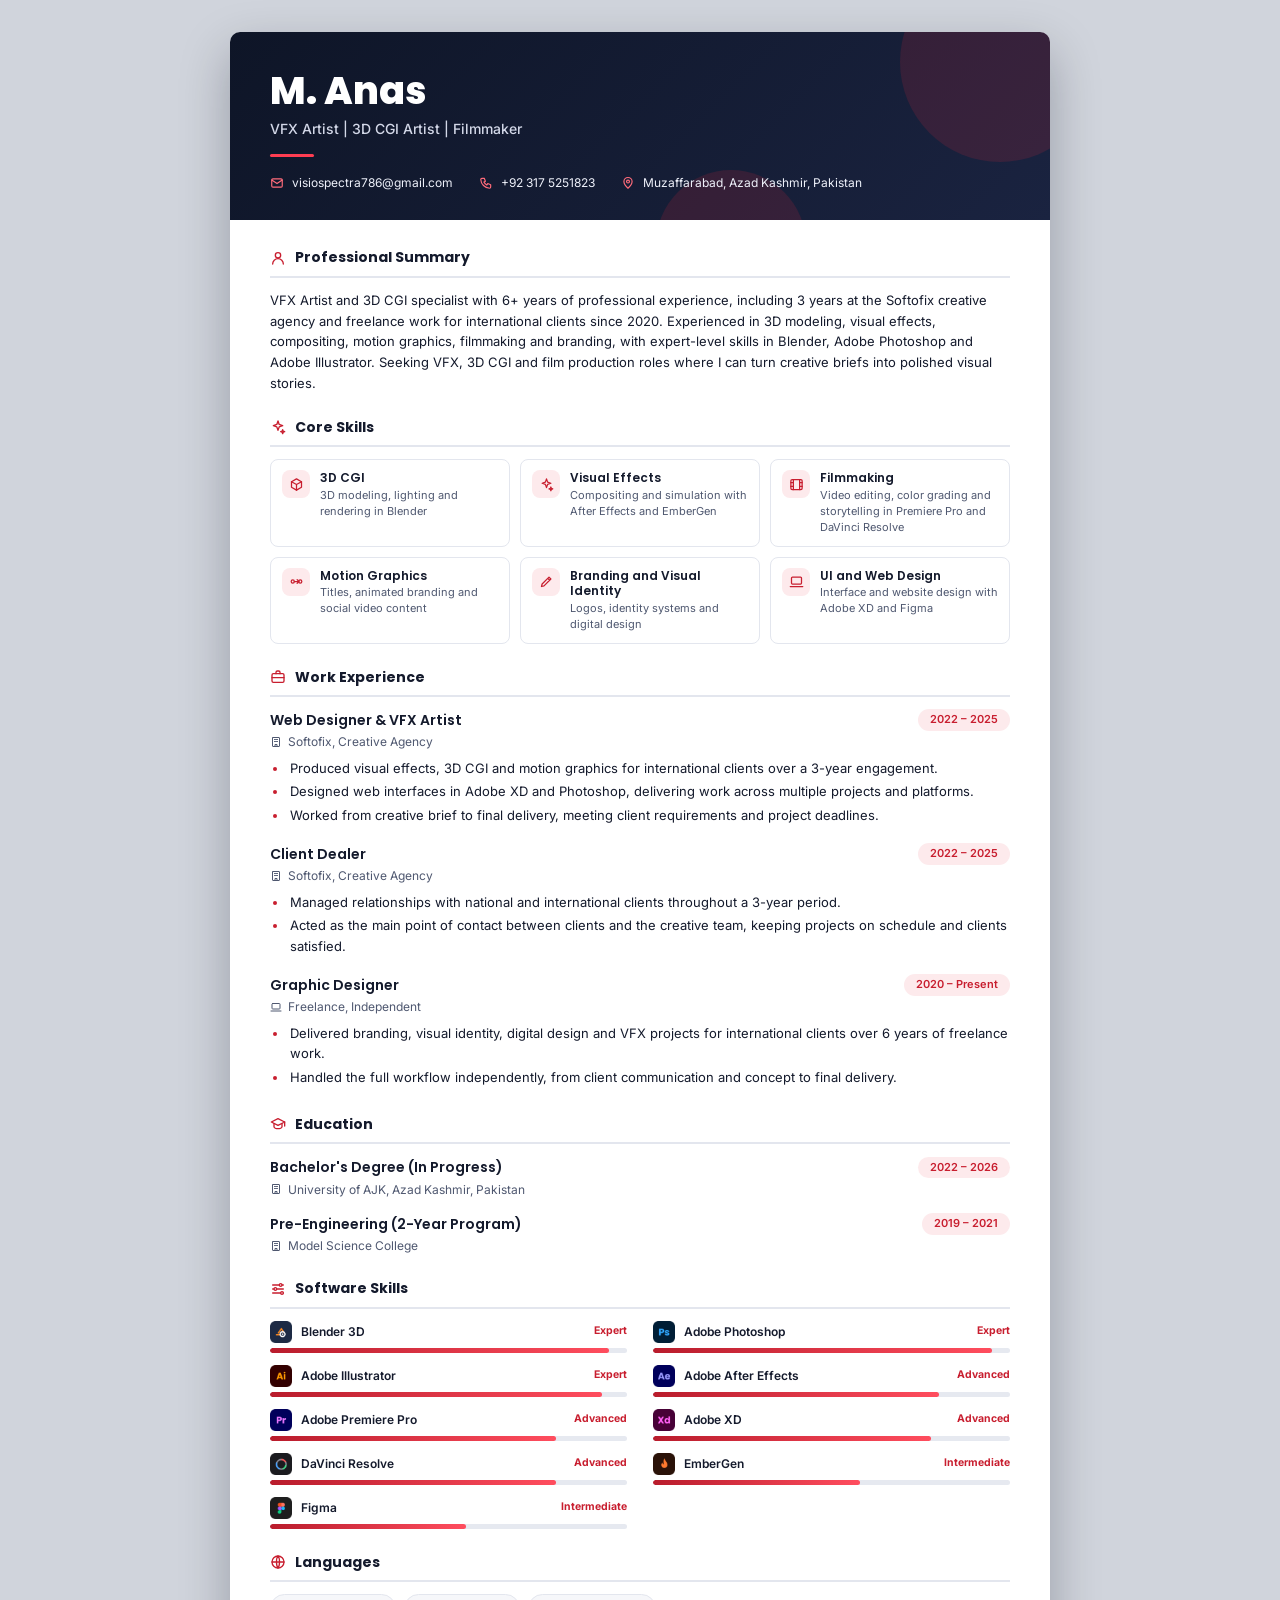
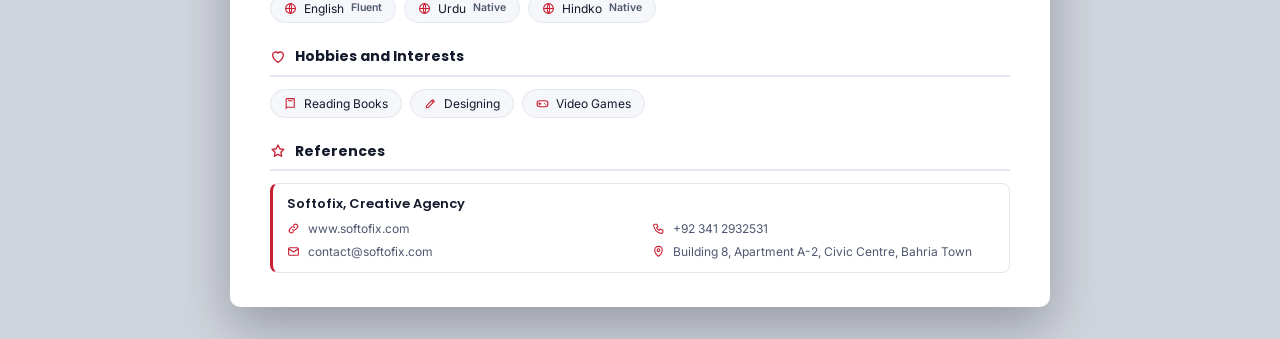
<file: assets/resume.html>
<!doctype html><html><head><meta charset=utf8><meta name=viewport content="width=device-width,initial-scale=1,viewport-fit=cover"><style>:root{color-scheme:light;box-sizing:border-box;padding-top:env(safe-area-inset-top,0px);padding-bottom:env(safe-area-inset-bottom,0px)}html{scroll-padding-top:env(safe-area-inset-top,0px)}body{margin:0;padding:0;font:14px -apple-system,BlinkMacSystemFont,sans-serif;background:#fff;color:#000}img{max-width:100%}[hidden]:not([hidden=until-found i]){display:none!important}</style></head><body>
<title>M. Anas CV</title>
<link rel="preconnect" href="https://fonts.googleapis.com"><link rel="preconnect" href="https://fonts.gstatic.com" crossorigin>
<link rel="stylesheet" href="https://fonts.googleapis.com/css2?family=Inter:wght@400;500;600&family=Poppins:wght@500;600;700;800&display=swap">
<style>
/* Layout: single linear column (ATS-safe reading order). Navy banner, red accent, A4 pages. */
:root{--ground:#d0d4dc;--sheet:#fff;--soft:#f6f7fa;--ink:#141a2c;--muted:#4f5870;--line:#e3e6ee;--red:#c81e2f;--red-soft:#fdeaec;
--navy:#0e1527;--navy-2:#1a2340;--amber:#9a5f0a;--amber-soft:#fdf3dc;--blue:#2450c4;--blue-soft:#e6eeff;--track:#e6e9f0;
--font-display:'Poppins',system-ui,sans-serif;--font-body:'Inter',system-ui,sans-serif}
@media (prefers-color-scheme:dark){:root:not([data-theme="light"]){--ground:#0a0d16;--sheet:#121829;--soft:#0f1423;--ink:#eef0f6;--muted:#a3abc0;--line:#232b42;--red:#ff5163;--red-soft:#3a1822;--navy:#080c18;--navy-2:#18213d;--amber:#f0b44a;--amber-soft:#3a2d12;--blue:#7ea2ff;--blue-soft:#17254d;--track:#232b42;color-scheme:dark}}
:root[data-theme="dark"]{--ground:#0a0d16;--sheet:#121829;--soft:#0f1423;--ink:#eef0f6;--muted:#a3abc0;--line:#232b42;--red:#ff5163;--red-soft:#3a1822;--navy:#080c18;--navy-2:#18213d;--amber:#f0b44a;--amber-soft:#3a2d12;--blue:#7ea2ff;--blue-soft:#17254d;--track:#232b42;color-scheme:dark}
*{box-sizing:border-box}
body{background:var(--ground);color:var(--ink);font-family:var(--font-body);font-size:13px;line-height:1.6;padding-inline:16px;padding-block:32px}
.sheet{max-width:820px;margin-inline:auto;background:var(--sheet);border-radius:10px;overflow:hidden;box-shadow:0 20px 50px rgba(8,12,24,.28)}
svg.i{width:1em;height:1em;fill:none;stroke:currentColor;stroke-width:2;stroke-linecap:round;stroke-linejoin:round;flex:none}
h1,h2,h3{font-family:var(--font-display);margin:0}p,ul{margin:0}
.banner{position:relative;overflow:hidden;color:#fff;padding:38px 40px 28px;background:linear-gradient(135deg,var(--navy),var(--navy-2))}
.banner::before,.banner::after{content:"";position:absolute;border-radius:50%;background:rgba(214,40,57,.16)}
.banner::before{width:200px;height:200px;right:-50px;top:-70px}.banner::after{width:150px;height:150px;left:52%;bottom:-100px}
.banner>*{position:relative;z-index:1}
.banner h1{font-size:38px;font-weight:800;line-height:1.1}
.role{margin-top:6px;font-size:14px;font-weight:500;color:#d3d8e8}
.bar{width:44px;height:3px;background:#ff3d52;margin-top:14px;border-radius:2px}
.contact-row{margin-top:16px;display:flex;flex-wrap:wrap;gap:8px 26px;font-size:12px;color:#eef1fa}
.contact-row span{display:inline-flex;align-items:center;gap:8px;min-width:0;overflow-wrap:anywhere}
.contact-row .i{color:#ff6b7a;font-size:14px}
.body{padding:26px 40px 34px;display:flex;flex-direction:column;gap:22px}
.sec-h{display:flex;align-items:center;gap:9px;font-size:14px;font-weight:700;padding-bottom:7px;border-bottom:2px solid var(--line);margin-bottom:12px;break-after:avoid}
.sec-h .i{color:var(--red);font-size:16px}
section{break-inside:avoid-page}
.summary{color:var(--ink)}
.skills{display:grid;grid-template-columns:repeat(3,minmax(0,1fr));gap:10px}
.sk{display:flex;gap:10px;align-items:flex-start;padding:10px 11px;border:1px solid var(--line);border-radius:8px}
.sk .ico{width:28px;height:28px;border-radius:8px;background:var(--red-soft);color:var(--red);display:grid;place-items:center;font-size:15px;flex:none}
.sk b{display:block;font-family:var(--font-display);font-size:12px;font-weight:600;line-height:1.3}
.sk small{display:block;color:var(--muted);font-size:11px;line-height:1.45;margin-top:2px}
.job{padding-block:0 14px;break-inside:avoid}
.job:last-child{padding-bottom:0}
.job-head{display:flex;flex-wrap:wrap;justify-content:space-between;align-items:center;gap:4px 12px}
.job h3{font-size:14px;font-weight:600}
.date{font-size:11px;font-weight:600;color:var(--red);background:var(--red-soft);padding:2px 12px;border-radius:999px;white-space:nowrap}
.org{display:flex;align-items:center;gap:6px;color:var(--muted);font-size:12px;margin-top:1px}
.job ul{margin-top:6px;padding-left:18px;color:var(--ink)}
.job li{margin-bottom:3px;padding-left:2px}
.job li::marker{color:var(--red)}
.sw{display:grid;grid-template-columns:repeat(2,minmax(0,1fr));gap:12px 26px}
.sw-row{display:grid;gap:5px}
.sw-top{display:flex;align-items:center;gap:9px;font-size:12px;font-weight:600}
.sw-top em{margin-left:auto;font-style:normal;font-size:10.5px;font-weight:700;color:var(--red)}
.app{width:22px;height:22px;flex:none;display:block}
.track{height:5px;border-radius:3px;background:var(--track);overflow:hidden}
.track i{display:block;height:100%;border-radius:3px;background:linear-gradient(90deg,#b91c2c,#ff4d5e)}
.chips{display:flex;flex-wrap:wrap;gap:8px;margin:0;padding:0;list-style:none}
.chips li{display:inline-flex;align-items:center;gap:7px;border:1px solid var(--line);background:var(--soft);border-radius:999px;padding:4px 13px;font-size:12px}
.chips .i{color:var(--red);font-size:13px}
.chips small{font-size:10.5px;color:var(--muted);font-weight:600}
.ref{border:1px solid var(--line);border-left:3px solid var(--red);border-radius:8px;padding:10px 14px;display:grid;grid-template-columns:repeat(2,minmax(0,1fr));gap:4px 22px;font-size:12px}
.ref h3{grid-column:1/-1;font-size:13px;font-weight:600}
.ref div{display:flex;gap:8px;align-items:flex-start;color:var(--muted);overflow-wrap:anywhere}
.ref .i{color:var(--red);font-size:13px;margin-top:3px}
@media (max-width:640px){.banner{padding:28px 20px 22px}.body{padding:22px 20px 28px}.banner h1{font-size:30px}.skills,.sw,.ref{grid-template-columns:minmax(0,1fr)}}
</style>
<svg width="0" height="0" style="position:absolute" aria-hidden="true">
  <defs>
    <symbol id="mail" viewBox="0 0 24 24"><rect x="3" y="5" width="18" height="14" rx="2"/><path d="m3 7 9 6 9-6"/></symbol>
    <symbol id="phone" viewBox="0 0 24 24"><path d="M5 4h4l2 5-2.5 1.5a11 11 0 0 0 5 5L15 13l5 2v4a2 2 0 0 1-2 2A16 16 0 0 1 3 6a2 2 0 0 1 2-2z"/></symbol>
    <symbol id="pin" viewBox="0 0 24 24"><path d="M12 21s7-6.2 7-11.5a7 7 0 0 0-14 0C5 14.800 12 21 12 21z"/><circle cx="12" cy="9.500" r="2.500"/></symbol>
    <symbol id="user" viewBox="0 0 24 24"><circle cx="12" cy="8" r="4"/><path d="M4 21a8 8 0 0 1 16 0"/></symbol>
    <symbol id="brief" viewBox="0 0 24 24"><rect x="3" y="7" width="18" height="13" rx="2"/><path d="M9 7V5a2 2 0 0 1 2-2h2a2 2 0 0 1 2 2v2M3 13h18"/></symbol>
    <symbol id="cap" viewBox="0 0 24 24"><path d="m2 9 10-5 10 5-10 5z"/><path d="M6 11.500V16c0 1.500 3 3 6 3s6-1.500 6-3v-4.500M22 9v6"/></symbol>
    <symbol id="sliders" viewBox="0 0 24 24"><path d="M4 6h10M18 6h2M4 12h2M10 12h10M4 18h12M20 18h0"/><circle cx="16" cy="6" r="2"/><circle cx="8" cy="12" r="2"/><circle cx="18" cy="18" r="2"/></symbol>
    <symbol id="globe" viewBox="0 0 24 24"><circle cx="12" cy="12" r="9"/><path d="M3 12h18M12 3c3 3 3 15 0 18M12 3c-3 3-3 15 0 18"/></symbol>
    <symbol id="heart" viewBox="0 0 24 24"><path d="M12 20s-8-5-8-11a4.500 4.500 0 0 1 8-2.800A4.500 4.500 0 0 1 20 9c0 6-8 11-8 11z"/></symbol>
    <symbol id="star" viewBox="0 0 24 24"><path d="m12 3 2.700 5.600 6.100.9-4.400 4.300 1 6.100L12 17l-5.400 2.900 1-6.100L3.200 9.500l6.100-.9z"/></symbol>
    <symbol id="id" viewBox="0 0 24 24"><rect x="3" y="5" width="18" height="14" rx="2"/><circle cx="9" cy="11" r="2"/><path d="M6 16c.5-1.600 1.700-2.200 3-2.200s2.500.6 3 2.200M15 10h3M15 14h3"/></symbol>
    <symbol id="building" viewBox="0 0 24 24"><rect x="5" y="3" width="14" height="18" rx="1"/><path d="M9 7h2M13 7h2M9 11h2M13 11h2M10 21v-4h4v4"/></symbol>
    <symbol id="laptop" viewBox="0 0 24 24"><rect x="4" y="5" width="16" height="11" rx="1.500"/><path d="M2 20h20"/></symbol>
    <symbol id="cube" viewBox="0 0 24 24"><path d="m12 3 8 4.500v9L12 21l-8-4.500v-9z"/><path d="m4 7.500 8 4.500 8-4.500M12 12v9"/></symbol>
    <symbol id="sparkle" viewBox="0 0 24 24"><path d="M12 3l1.800 5.200L19 10l-5.200 1.800L12 17l-1.800-5.200L5 10l5.200-1.800zM19 16l.8 2.200L22 19l-2.200.8L19 22l-.8-2.200L16 19l2.200-.8z"/></symbol>
    <symbol id="film" viewBox="0 0 24 24"><rect x="3" y="4" width="18" height="16" rx="2"/><path d="M7 4v16M17 4v16M3 9h4M3 15h4M17 9h4M17 15h4"/></symbol>
    <symbol id="motion" viewBox="0 0 24 24"><circle cx="6" cy="12" r="2.500"/><circle cx="18" cy="12" r="2.500"/><path d="M8.500 12h7M13 9l3 3-3 3"/></symbol>
    <symbol id="pen" viewBox="0 0 24 24"><path d="M4 20l1-4L16 5l3 3L8 19zM14 7l3 3"/></symbol>
    <symbol id="book" viewBox="0 0 24 24"><path d="M4 5a2 2 0 0 1 2-2h13v16H6a2 2 0 0 0-2 2zM4 19V5M8 7h7"/></symbol>
    <symbol id="game" viewBox="0 0 24 24"><rect x="2" y="7" width="20" height="11" rx="5"/><path d="M7 10.500v4M5 12.500h4M15.500 11.500h.01M18 13.500h.01"/></symbol>
    <symbol id="link" viewBox="0 0 24 24"><path d="M10 14a4 4 0 0 0 5.700 0l3-3a4 4 0 0 0-5.700-5.700l-1 1M14 10a4 4 0 0 0-5.700 0l-3 3a4 4 0 0 0 5.700 5.700l1-1"/></symbol>
    <symbol id="check" viewBox="0 0 24 24"><path d="m5 12 5 5 9-10"/></symbol>
  </defs>
</svg>
<main class="sheet">
<header class="banner">
<h1>M. Anas</h1>
<div class="role">VFX Artist | 3D CGI Artist | Filmmaker</div>
<div class="bar"></div>
<div class="contact-row">
<span><svg class="i" aria-hidden="true"><use href="#mail"/></svg>visiospectra786@gmail.com</span>
<span><svg class="i" aria-hidden="true"><use href="#phone"/></svg>+92 317 5251823</span>
<span><svg class="i" aria-hidden="true"><use href="#pin"/></svg>Muzaffarabad, Azad Kashmir, Pakistan</span>
</div>
</header>
<div class="body">

<section><h2 class="sec-h"><svg class="i" aria-hidden="true"><use href="#user"/></svg>Professional Summary</h2>
<p class="summary">VFX Artist and 3D CGI specialist with 6+ years of professional experience, including 3 years at the Softofix creative agency and freelance work for international clients since 2020. Experienced in 3D modeling, visual effects, compositing, motion graphics, filmmaking and branding, with expert-level skills in Blender, Adobe Photoshop and Adobe Illustrator. Seeking VFX, 3D CGI and film production roles where I can turn creative briefs into polished visual stories.</p></section>

<section><h2 class="sec-h"><svg class="i" aria-hidden="true"><use href="#sparkle"/></svg>Core Skills</h2>
<div class="skills">
<div class="sk"><span class="ico"><svg class="i" aria-hidden="true"><use href="#cube"/></svg></span><div><b>3D CGI</b><small>3D modeling, lighting and rendering in Blender</small></div></div>
<div class="sk"><span class="ico"><svg class="i" aria-hidden="true"><use href="#sparkle"/></svg></span><div><b>Visual Effects</b><small>Compositing and simulation with After Effects and EmberGen</small></div></div>
<div class="sk"><span class="ico"><svg class="i" aria-hidden="true"><use href="#film"/></svg></span><div><b>Filmmaking</b><small>Video editing, color grading and storytelling in Premiere Pro and DaVinci Resolve</small></div></div>
<div class="sk"><span class="ico"><svg class="i" aria-hidden="true"><use href="#motion"/></svg></span><div><b>Motion Graphics</b><small>Titles, animated branding and social video content</small></div></div>
<div class="sk"><span class="ico"><svg class="i" aria-hidden="true"><use href="#pen"/></svg></span><div><b>Branding and Visual Identity</b><small>Logos, identity systems and digital design</small></div></div>
<div class="sk"><span class="ico"><svg class="i" aria-hidden="true"><use href="#laptop"/></svg></span><div><b>UI and Web Design</b><small>Interface and website design with Adobe XD and Figma</small></div></div>
</div></section>

<section><h2 class="sec-h"><svg class="i" aria-hidden="true"><use href="#brief"/></svg>Work Experience</h2>
<div class="job"><div class="job-head"><h3>Web Designer &amp; VFX Artist</h3><span class="date">2022 – 2025</span></div>
<div class="org"><svg class="i" aria-hidden="true"><use href="#building"/></svg>Softofix, Creative Agency</div>
<ul>
<li>Produced visual effects, 3D CGI and motion graphics for international clients over a 3-year engagement.</li>
<li>Designed web interfaces in Adobe XD and Photoshop, delivering work across multiple projects and platforms.</li>
<li>Worked from creative brief to final delivery, meeting client requirements and project deadlines.</li>
</ul></div>
<div class="job"><div class="job-head"><h3>Client Dealer</h3><span class="date">2022 – 2025</span></div>
<div class="org"><svg class="i" aria-hidden="true"><use href="#building"/></svg>Softofix, Creative Agency</div>
<ul>
<li>Managed relationships with national and international clients throughout a 3-year period.</li>
<li>Acted as the main point of contact between clients and the creative team, keeping projects on schedule and clients satisfied.</li>
</ul></div>
<div class="job"><div class="job-head"><h3>Graphic Designer</h3><span class="date">2020 – Present</span></div>
<div class="org"><svg class="i" aria-hidden="true"><use href="#laptop"/></svg>Freelance, Independent</div>
<ul>
<li>Delivered branding, visual identity, digital design and VFX projects for international clients over 6 years of freelance work.</li>
<li>Handled the full workflow independently, from client communication and concept to final delivery.</li>
</ul></div>
</section>

<section><h2 class="sec-h"><svg class="i" aria-hidden="true"><use href="#cap"/></svg>Education</h2>
<div class="job"><div class="job-head"><h3>Bachelor's Degree (In Progress)</h3><span class="date">2022 – 2026</span></div>
<div class="org"><svg class="i" aria-hidden="true"><use href="#building"/></svg>University of AJK, Azad Kashmir, Pakistan</div></div>
<div class="job"><div class="job-head"><h3>Pre-Engineering (2-Year Program)</h3><span class="date">2019 – 2021</span></div>
<div class="org"><svg class="i" aria-hidden="true"><use href="#building"/></svg>Model Science College</div></div>
</section>

<section><h2 class="sec-h"><svg class="i" aria-hidden="true"><use href="#sliders"/></svg>Software Skills</h2>
<div class="sw">
<div class="sw-row"><div class="sw-top"><img class="app" src="[data-uri]" alt="" width="22" height="22"><span>Blender 3D</span><em>Expert</em></div><div class="track" role="presentation"><i style="width:95%"></i></div></div>
<div class="sw-row"><div class="sw-top"><img class="app" src="[data-uri]" alt="" width="22" height="22"><span>Adobe Photoshop</span><em>Expert</em></div><div class="track" role="presentation"><i style="width:95%"></i></div></div>
<div class="sw-row"><div class="sw-top"><img class="app" src="[data-uri]" alt="" width="22" height="22"><span>Adobe Illustrator</span><em>Expert</em></div><div class="track" role="presentation"><i style="width:93%"></i></div></div>
<div class="sw-row"><div class="sw-top"><img class="app" src="[data-uri]" alt="" width="22" height="22"><span>Adobe After Effects</span><em>Advanced</em></div><div class="track" role="presentation"><i style="width:80%"></i></div></div>
<div class="sw-row"><div class="sw-top"><img class="app" src="[data-uri]" alt="" width="22" height="22"><span>Adobe Premiere Pro</span><em>Advanced</em></div><div class="track" role="presentation"><i style="width:80%"></i></div></div>
<div class="sw-row"><div class="sw-top"><img class="app" src="[data-uri]" alt="" width="22" height="22"><span>Adobe XD</span><em>Advanced</em></div><div class="track" role="presentation"><i style="width:78%"></i></div></div>
<div class="sw-row"><div class="sw-top"><img class="app" src="[data-uri]" alt="" width="22" height="22"><span>DaVinci Resolve</span><em>Advanced</em></div><div class="track" role="presentation"><i style="width:80%"></i></div></div>
<div class="sw-row"><div class="sw-top"><img class="app" src="[data-uri]" alt="" width="22" height="22"><span>EmberGen</span><em>Intermediate</em></div><div class="track" role="presentation"><i style="width:58%"></i></div></div>
<div class="sw-row"><div class="sw-top"><img class="app" src="[data-uri]" alt="" width="22" height="22"><span>Figma</span><em>Intermediate</em></div><div class="track" role="presentation"><i style="width:55%"></i></div></div>
</div></section>

<section><h2 class="sec-h"><svg class="i" aria-hidden="true"><use href="#globe"/></svg>Languages</h2>
<ul class="chips"><li><svg class="i" aria-hidden="true"><use href="#globe"/></svg>English <small>Fluent</small></li><li><svg class="i" aria-hidden="true"><use href="#globe"/></svg>Urdu <small>Native</small></li><li><svg class="i" aria-hidden="true"><use href="#globe"/></svg>Hindko <small>Native</small></li></ul></section>

<section><h2 class="sec-h"><svg class="i" aria-hidden="true"><use href="#heart"/></svg>Hobbies and Interests</h2>
<ul class="chips"><li><svg class="i" aria-hidden="true"><use href="#book"/></svg>Reading Books</li><li><svg class="i" aria-hidden="true"><use href="#pen"/></svg>Designing</li><li><svg class="i" aria-hidden="true"><use href="#game"/></svg>Video Games</li></ul></section>

<section><h2 class="sec-h"><svg class="i" aria-hidden="true"><use href="#star"/></svg>References</h2>
<div class="ref"><h3>Softofix, Creative Agency</h3>
<div><svg class="i" aria-hidden="true"><use href="#link"/></svg>www.softofix.com</div>
<div><svg class="i" aria-hidden="true"><use href="#phone"/></svg>+92 341 2932531</div>
<div><svg class="i" aria-hidden="true"><use href="#mail"/></svg>contact@softofix.com</div>
<div><svg class="i" aria-hidden="true"><use href="#pin"/></svg>Building 8, Apartment A-2, Civic Centre, Bahria Town</div></div></section>

</div></main>
</body></html>
</file>
